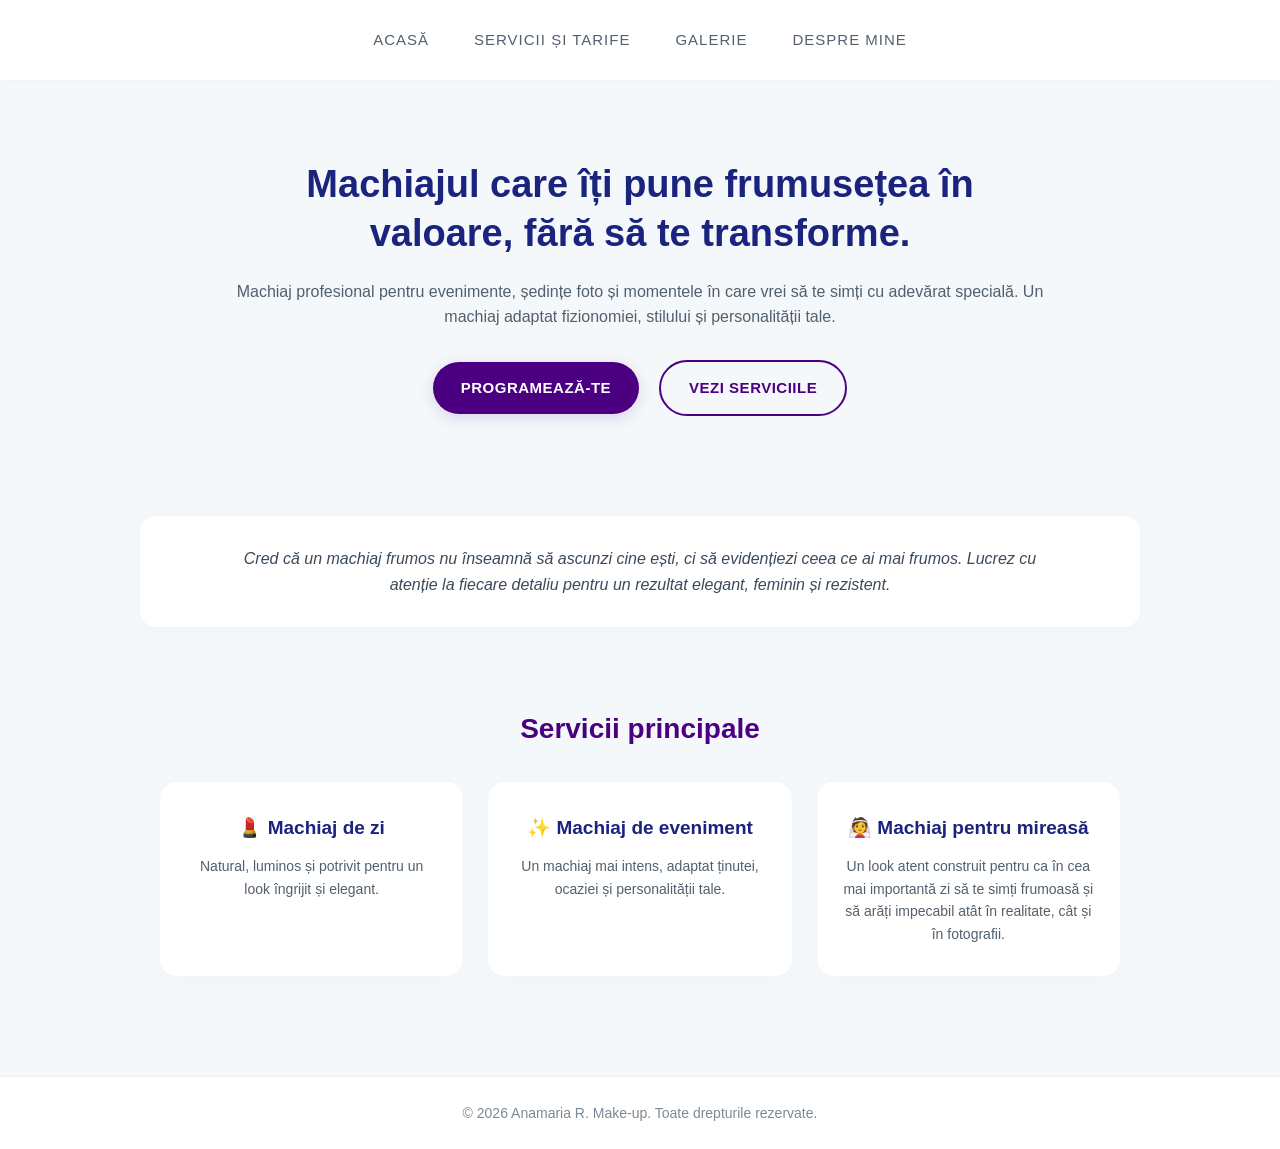
<file: index.html>
<!DOCTYPE html>
<html lang="ro">
<head>
  <meta charset="UTF-8">
  <meta name="viewport" content="width=device-width, initial-scale=1.0">
  <title>Anamaria R. Make-up</title>
  <!--Logo title begin-->
  <link rel="icon" type="img/icon" href="logo_Ana_R.png">
  <!--Logo Title end-->
  <link rel="stylesheet" href="style.css?v=3">

</head>
<body>
  <header></header>
  <!-- Navigarea Eleganta Modificata -->
  <nav class="main-navbar">
    <div class="nav-container">
      <div class="menu">
        <ul>
          <li><a href="index.html" class="nav-link">Acasă</a></li>
          <li><a href="services.html" class="nav-link">Servicii și tarife</a></li>
          <li><a href="gallery.html" class="nav-link">Galerie</a></li>
          <li><a href="about_my.html" class="nav-link">Despre mine</a></li>
        </ul>
      </div>
    </div>
  </nav>

  <!-- Sectiunea Hero -->
    <div class="hero-section">
        <h1>Machiajul care îți pune frumusețea în valoare, fără să te transforme.</h1>
        <p class="subtitle">Machiaj profesional pentru evenimente, ședințe foto și momentele în care vrei să te simți cu adevărat specială. Un machiaj adaptat fizionomiei, stilului și personalității tale.</p>
        
        <div class="cta-buttons">
            <a href="services.html" class="btn-primary">PROGRAMEAZĂ-TE</a>
            <a href="services.html" class="btn-secondary">VEZI SERVICIILE</a>
        </div>
    </div>

    <!-- Scurta Prezentare -->
    <div class="intro-section">
        <p>Cred că un machiaj frumos nu înseamnă să ascunzi cine ești, ci să evidențiezi ceea ce ai mai frumos. Lucrez cu atenție la fiecare detaliu pentru un rezultat elegant, feminin și rezistent.</p>
    </div>

    <!-- Servicii Vedeta (Mini-Carduri) -->
    <div class="featured-services">
        <h2>Servicii principale</h2>
        <div class="services-grid">
            <div class="service-card">
                <h3>💄 Machiaj de zi</h3>
                <p>Natural, luminos și potrivit pentru un look îngrijit și elegant.</p>
            </div>
            <div class="service-card">
                <h3>✨ Machiaj de eveniment</h3>
                <p>Un machiaj mai intens, adaptat ținutei, ocaziei și personalității tale.</p>
            </div>
            <div class="service-card">
                <h3>👰 Machiaj pentru mireasă</h3>
                <p>Un look atent construit pentru ca în cea mai importantă zi să te simți frumoasă și să arăți impecabil atât în realitate, cât și în fotografii.</p>
            </div>
        </div>
    </div>
  <aside></aside>
   <!-- Subsol Pagina (Footer) -->
  <footer>
    <div class="footer-content">
      <p>&copy; 2026 Anamaria R. Make-up. Toate drepturile rezervate.</p>
    </div>
  </footer>
</body>
</html>
</file>
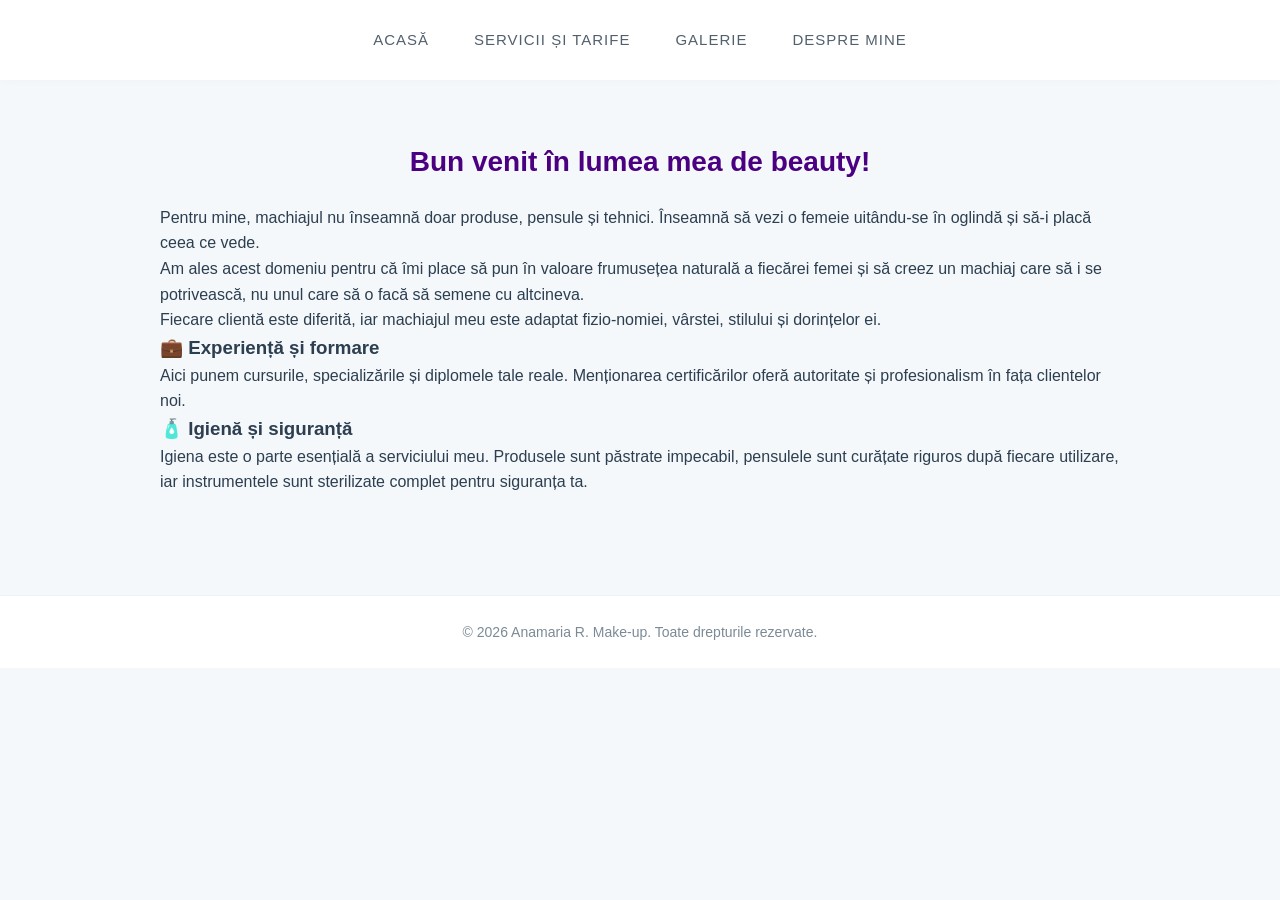
<file: about_my.html>
<!DOCTYPE html>
<html lang="ro">
<head>
  <meta charset="UTF-8">
  <meta name="viewport" content="width=device-width, initial-scale=1.0">
  <title>Despre Mine | Anamaria R. Make-up</title>
  <!--Logo title begin-->
  <link rel="icon" type="img/icon" href="logo_Ana_R.png">
  <!--Logo Title end-->
  <link rel="stylesheet" href="style.css">
</head>
<body>
  <header></header>
  <nav class="main-navbar">
    <div class="nav-container">
      <div class="menu">
        <ul>
          <li><a href="index.html" class="nav-link">Acasă</a></li>
          <li><a href="services.html" class="nav-link">Servicii și tarife</a></li>
          <li><a href="gallery.html" class="nav-link">Galerie</a></li>
          <li><a href="about_my.html" class="nav-link">Despre mine</a></li>
        </ul>
      </div>
    </div>
  </nav>

  <!-- Continut Despre Mine -->
  <div class="about-container">
    <h2>Bun venit în lumea mea de beauty!</h2>
    
    <div class="about-paragraphs">
      <p>Pentru mine, machiajul nu înseamnă doar produse, pensule și tehnici. Înseamnă să vezi o femeie uitându-se în oglindă și să-i placă ceea ce vede.</p>
      
      <p>Am ales acest domeniu pentru că îmi place să pun în valoare frumusețea naturală a fiecărei femei și să creez un machiaj care să i se potrivească, nu unul care să o facă să semene cu altcineva.</p>
      
      <p>Fiecare clientă este diferită, iar machiajul meu este adaptat fizio-nomiei, vârstei, stilului și dorințelor ei.</p>
    </div>

    <!-- Sectiuni cu iconite si text conform imaginii din WhatsApp -->
    <div class="info-badge">
      <h3>💼 Experiență și formare</h3>
      <p>Aici punem cursurile, specializările și diplomele tale reale. Menționarea certificărilor oferă autoritate și profesionalism în fața clientelor noi.</p>
    </div>

    <div class="info-badge">
      <h3>🧴 Igienă și siguranță</h3>
      <p>Igiena este o parte esențială a serviciului meu. Produsele sunt păstrate impecabil, pensulele sunt curățate riguros după fiecare utilizare, iar instrumentele sunt sterilizate complet pentru siguranța ta.</p>
    </div>
  </div>

    <!-- Subsol Pagina (Footer) -->
  <footer>
    <div class="footer-content">
      <p>&copy; 2026 Anamaria R. Make-up. Toate drepturile rezervate.</p>
    </div>
  </footer>

</body>
</html>
</file>
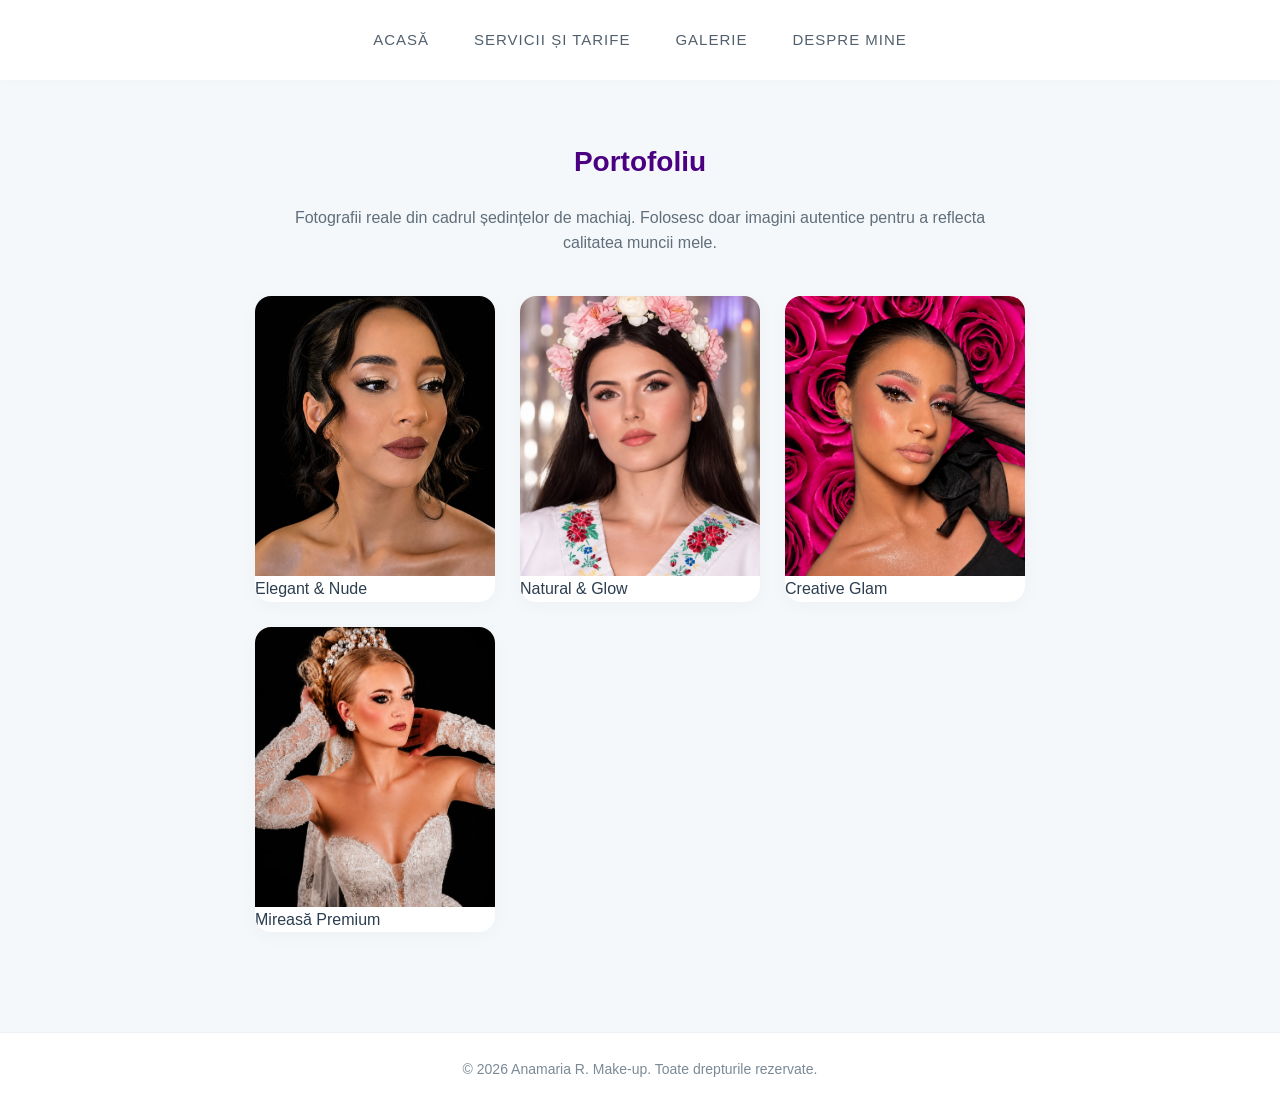
<file: gallery.html>
<!DOCTYPE html>
<html lang="ro">
<head>
  <meta charset="UTF-8">
  <meta name="viewport" content="width=device-width, initial-scale=1.0">
  <title>Galerie | Anamaria R. Make-up</title>
  <!-- Logo title begin -->
  <link rel="icon" type="image/png" href="logo_Ana_R.png">
  <!-- Logo Title end -->
  <link rel="stylesheet" href="style.css?v=7">
</head>
<body>

  <!-- Navigarea Eleganta Modificata -->
  <nav class="main-navbar">
    <div class="nav-container">
      <div class="menu">
        <ul>
          <li><a href="index.html" class="nav-link">Acasă</a></li>
          <li><a href="services.html" class="nav-link">Servicii și tarife</a></li>
          <li><a href="gallery.html" class="nav-link">Galerie</a></li>
          <li><a href="about_my.html" class="nav-link">Despre mine</a></li>
        </ul>
      </div>
    </div>
  </nav>

  <!-- Continut Galerie -->
  <div class="gallery-container">
    <h2>Portofoliu</h2>
    <p class="section-intro">Fotografii reale din cadrul ședințelor de machiaj. Folosesc doar imagini autentice pentru a reflecta calitatea muncii mele.</p>

    <div class="gallery-grid">
      <div class="gallery-item">
        <img src="bride1.1.jpg" alt="Machiaj de seară pe fond negru">
        <span class="gallery-tag">Elegant & Nude</span>
      </div>
      <div class="gallery-item">
        <img src="bride1.2.jpg" alt="Machiaj cu coronita de flori">
        <span class="gallery-tag">Natural & Glow</span>
      </div>
      <div class="gallery-item">
        <img src="bride1.3.jpg" alt="Machiaj glam cu trandafiri">
        <span class="gallery-tag">Creative Glam</span>
      </div>
      <div class="gallery-item">
        <img src="bride1.4.jpg" alt="Machiaj de mireasa premium">
        <span class="gallery-tag">Mireasă Premium</span>
      </div>
    </div>
  </div>

  <!-- Subsol Pagina (Footer) -->
  <footer>
    <div class="footer-content">
      <p>&copy; 2026 Anamaria R. Make-up. Toate drepturile rezervate.</p>
    </div>
  </footer>

</body>
</html>
</file>
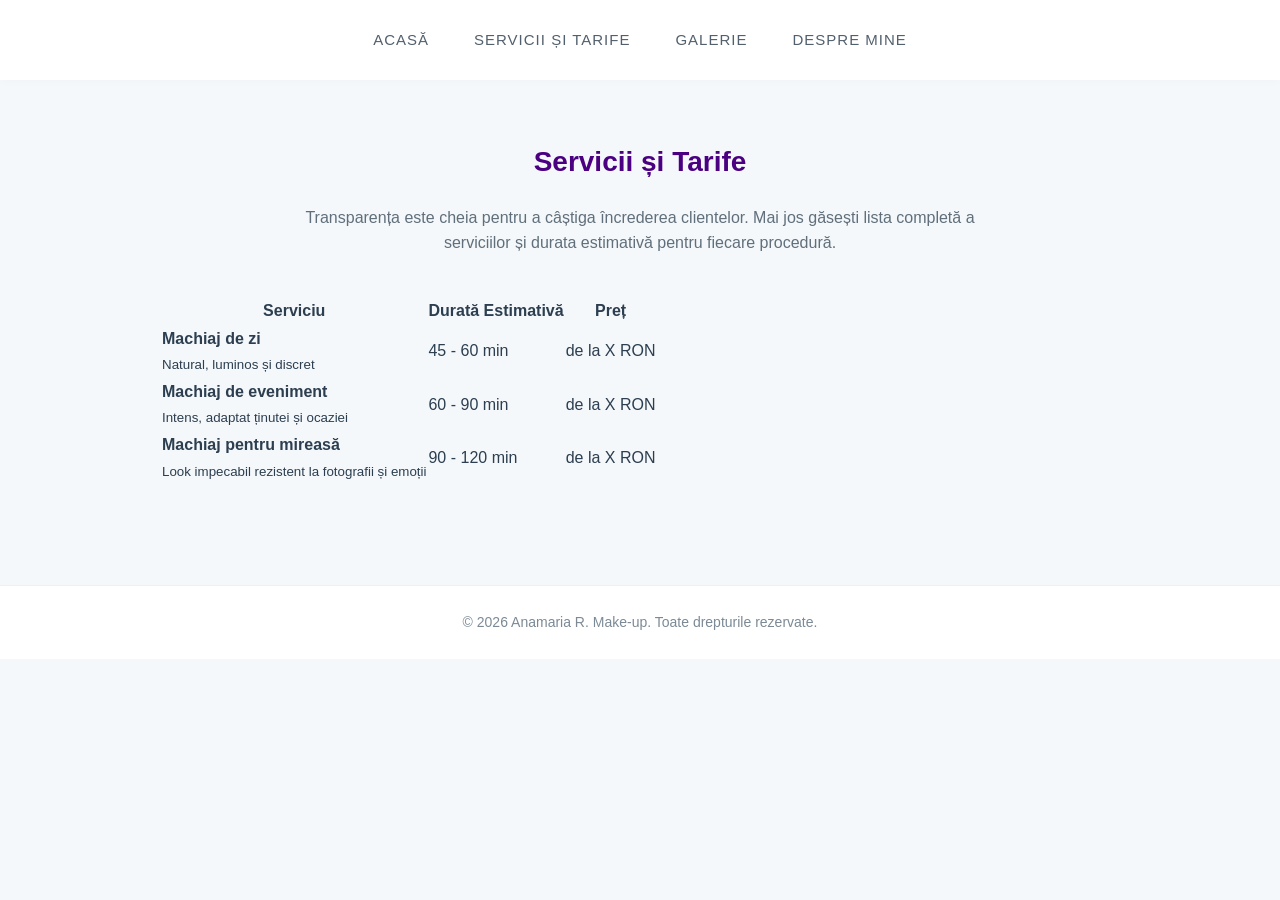
<file: services.html>
<!DOCTYPE html>
<html lang="ro">
<head>
  <meta charset="UTF-8">
  <meta name="viewport" content="width=device-width, initial-scale=1.0">
  <title>Servicii și Tarife | Anamaria R. Make-up</title>
  <!--Logo title begin-->
  <link rel="icon" type="img/icon" href="logo_Ana_R.png">
  <!--Logo Title end-->
  <link rel="stylesheet" href="style.css">
</head>
<body>
  <header></header>
  <nav class="main-navbar">
    <div class="nav-container">
      <div class="menu">
        <ul>
          <li><a href="index.html" class="nav-link">Acasă</a></li>
          <li><a href="services.html" class="nav-link">Servicii și tarife</a></li>
          <li><a href="gallery.html" class="nav-link">Galerie</a></li>
          <li><a href="about_my.html" class="nav-link">Despre mine</a></li>
        </ul>
      </div>
    </div>
  </nav>

  <!-- Continut Servicii -->
  <div class="services-container">
    <h2>Servicii și Tarife</h2>
    <p class="section-intro">Transparența este cheia pentru a câștiga încrederea clientelor. Mai jos găsești lista completă a serviciilor și durata estimativă pentru fiecare procedură.</p>

    <!-- Tabelul de preturi extras din cerinte -->
    <table class="prices-table">
      <thead>
        <tr>
          <th>Serviciu</th>
          <th>Durată Estimativă</th>
          <th>Preț</th>
        </tr>
      </thead>
      <tbody>
        <tr>
          <td><strong>Machiaj de zi</strong><br><small>Natural, luminos și discret</small></td>
          <td>45 - 60 min</td>
          <td>de la X RON</td>
        </tr>
        <tr>
          <td><strong>Machiaj de eveniment</strong><br><small>Intens, adaptat ținutei și ocaziei</small></td>
          <td>60 - 90 min</td>
          <td>de la X RON</td>
        </tr>
        <tr>
          <td><strong>Machiaj pentru mireasă</strong><br><small>Look impecabil rezistent la fotografii și emoții</small></td>
          <td>90 - 120 min</td>
          <td>de la X RON</td>
        </tr>
      </tbody>
    </table>
  </div>
    <!-- Subsol Pagina (Footer) -->
  <footer>
    <div class="footer-content">
      <p>&copy; 2026 Anamaria R. Make-up. Toate drepturile rezervate.</p>
    </div>
  </footer>

</body>
</html>
</file>
<file: style.css>
/* ==========================================================================
   1. RESET ȘI STRUCTURĂ FLUIDĂ (REZOLVĂ FOOTER-UL ȘI INTRO PE TOATE ECRANELE)
   ========================================================================== */
* {
    box-sizing: border-box;
    margin: 0;
    padding: 0;
}

body {
    background-color: #F4F8FA;
    color: #2C3E50;
    font-family: 'Segoe UI', Roboto, Helvetica, Arial, sans-serif;
    line-height: 1.6;
}

/* Containere pentru aliniere și centrare generală */
.container, .services-container, .gallery-container, .about-container, .featured-services {
    max-width: 1000px;
    margin: 0 auto;
    padding: 40px 20px;
    width: 100%;
}

h2 {
    color: #4B0082;
    font-size: 28px;
    font-weight: 600;
    text-align: center;
    margin-bottom: 20px;
}

.section-intro {
    text-align: center;
    max-width: 700px;
    margin: 0 auto 40px auto;
    color: #606F7B;
    font-size: 16px;
}

/* ==========================================================================
   2. STRUCTURĂ NAVBAR (MĂRIME ORIGINALĂ PC, ORIZONTAL COMPACT PE MOBIL)
   ========================================================================== */
.main-navbar {
    background-color: #ffffff;
    padding: 20px 0;              
    margin-bottom: 20px;          
    box-shadow: 0 2px 10px rgba(0, 0, 0, 0.02);
    position: sticky;
    top: 0;
    z-index: 1000;
    width: 100%;
}

.nav-container {
    max-width: 1000px;
    margin: 0 auto;
    width: 100%;
    padding: 0 20px;              
}

.menu {
    width: 100%;
}

.menu ul {
    list-style-type: none;
    margin: 0;
    padding: 0;
    display: flex;
    flex-direction: row;      /* Elemente așezate orizontal pe orice ecran */
    gap: 45px;                
    justify-content: center;  
    align-items: center;          
    width: 100%;
}

.nav-link {
    text-decoration: none;
    color: #52606D;
    font-size: 15px;              
    font-weight: 500;
    letter-spacing: 1px;
    text-transform: uppercase;
    padding: 8px 0;
    display: block;              
    transition: all 0.3s ease;
    text-align: center;
    white-space: nowrap;
}

.nav-link:hover {
    color: #4B0082;
}

/* ==========================================================================
   3. PAGINA ACASĂ - HERO SECTION (EVITĂ SUPRAPUNEREA CU NAVBAR-UL)
   ========================================================================== */
.hero-section {
    text-align: center;
    padding: 60px 20px;
    max-width: 850px;
    margin: 0 auto;
    width: 100%;
}

.hero-section h1 {
    font-size: 38px;
    color: #1A237E;  
    line-height: 1.3;
    margin-bottom: 20px;
    font-weight: 600;
}

.hero-section .subtitle {
    font-size: 16px;
    color: #52606D;
    margin-bottom: 30px;
}

.cta-buttons {
    display: flex;
    flex-direction: row;
    justify-content: center;
    align-items: center;
    gap: 20px;
    width: 100%;
}

.btn-primary, .btn-secondary {
    display: inline-block;
    text-decoration: none;
    padding: 14px 28px;
    font-size: 15px;
    font-weight: 600;
    letter-spacing: 0.5px;
    border-radius: 30px;
    transition: all 0.3s ease;
    width: auto;        
    text-align: center;
    white-space: nowrap;
}

.btn-primary {
    background-color: #4B0082;
    color: #ffffff;
    box-shadow: 0 4px 15px rgba(75, 0, 130, 0.15);
}

.btn-primary:hover {
    background-color: #360061;
    transform: translateY(-2px);
}

.btn-secondary {
    background-color: transparent;
    color: #4B0082;
    border: 2px solid #4B0082;
}

.btn-secondary:hover {
    background-color: rgba(75, 0, 130, 0.05);
    transform: translateY(-2px);
}

/* ==========================================================================
   4. CORECTARE SECȚIUNE INTRO (PARAGRAFUL DE SUB HERO)
   ========================================================================== */
.intro-section {
    background-color: #ffffff;
    max-width: 1000px;         
    margin: 40px auto;         
    padding: 30px 40px;
    border-radius: 16px;
    text-align: center;
    box-shadow: 0 4px 20px rgba(0, 0, 0, 0.02);
    width: calc(100% - 40px);  
}

.intro-section p {
    font-size: 16px;
    font-style: italic;
    color: #3A4A5B;
    margin: 0 auto;
    max-width: 800px;          
    text-align: center;
}

/* ==========================================================================
   5. SERVICII VEDETA (CARDURI DISPUSE CORECT PE ORIZONTALĂ PE PC)
   ========================================================================== */
.services-grid {
    display: flex;
    flex-direction: row;       
    flex-wrap: wrap;
    gap: 25px;
    justify-content: center;
    margin-top: 30px;
    width: 100%;
}

.service-card {
    background: #ffffff;
    flex: 1;
    min-width: 280px;
    max-width: 310px;
    padding: 30px 25px;
    border-radius: 16px;
    box-shadow: 0 4px 20px rgba(0, 0, 0, 0.02);
    border: 1px solid rgba(0, 0, 0, 0.01);
    text-align: center;
    transition: transform 0.3s ease;
}

.service-card:hover {
    transform: translateY(-5px);
}

.service-card h3 {
    color: #1A237E;
    font-size: 19px;
    margin-top: 0;
    margin-bottom: 12px;
}

.service-card p {
    font-size: 14px;
    color: #52606D;
    margin: 0;
}

/* ==========================================================================
   6. CORECTARE FOOTER (OBLIGAT SĂ STEA CENTRAT ȘI JOS)
   ========================================================================== */
footer {
    background-color: #ffffff;
    text-align: center;
    padding: 25px 20px;
    margin-top: 60px;          
    border-top: 1px solid #EBF1F5;
    width: 100%;
    clear: both;              
}

.footer-content {
    max-width: 1000px;
    margin: 0 auto;
    text-align: center;        
}

footer p {
    margin: 0;
    color: #7B8A96;
    font-size: 14px;
}

/* ==========================================================================
   7. CORECTURI DE ADAPTARE STRICT PENTRU TELEFOANE (SUB 768px)
   ========================================================================== */
@media screen and (max-width: 768px) {
    .main-navbar {
        padding: 12px 0;              
        margin-bottom: 20px;          
    }

    .nav-container {
        padding: 0 5px;              
    }

    /* Meniul rămâne pe o singură linie orizontală și pe telefoane */
    .menu ul {
        flex-direction: row;      
        flex-wrap: wrap;          
        gap: 6px 8px;              
    }

    .nav-link {
        font-size: 11px;          
        padding: 6px 6px;
        letter-spacing: 0.3px;
    }

    .hero-section {
        padding: 40px 20px;
    }

    .hero-section h1 {
        font-size: 26px;
    }

    /* Butoanele devin verticale doar pe ecrane mici */
    .cta-buttons {
        flex-direction: column;
        gap: 15px;
    }

    .btn-primary, .btn-secondary {
        width: 100%;        
        max-width: 280px;    
    }

    .intro-section {
        margin: 20px auto;
        padding: 20px;
        width: calc(100% - 30px);
    }
}
/* ==========================================================================
   GALERIE FOTO - DIMENSIUNI COMPACTE (PC + TELEFON)
   ========================================================================== */
.gallery-grid {
    display: grid !important;
    /* Limitează lățimea pozelor pe PC între 220px și maximum 240px */
    grid-template-columns: repeat(auto-fit, minmax(220px, 240px)) !important; 
    gap: 25px !important;
    margin-top: 30px !important;
    width: 100% !important;
    justify-content: center !important; /* Centrează pozele pe mijlocul paginii */
}

.gallery-item {
    position: relative !important;
    background: #ffffff !important;
    border-radius: 16px !important;
    overflow: hidden !important;
    box-shadow: 0 4px 20px rgba(0, 0, 0, 0.03) !important;
    width: 100% !important;
}

/* Forțează imaginile să fie mici, egale și uniforme */
.gallery-item img {
    width: 100% !important;
    height: 280px !important;       /* Înălțime compactă și elegantă */
    object-fit: cover !important;     /* Decupează inteligent, nu deformează poza */
    display: block !important;
}

/* Modificări discrete doar pentru ecranul de telefon */
@media screen and (max-width: 768px) {
    .gallery-grid {
        /* Pe mobil le păstrează compacte (maximum 240px) și le așază pe un rând vertical */
        grid-template-columns: repeat(auto-fit, minmax(200px, 240px)) !important;
        gap: 20px !important;
    }
}
</file>
